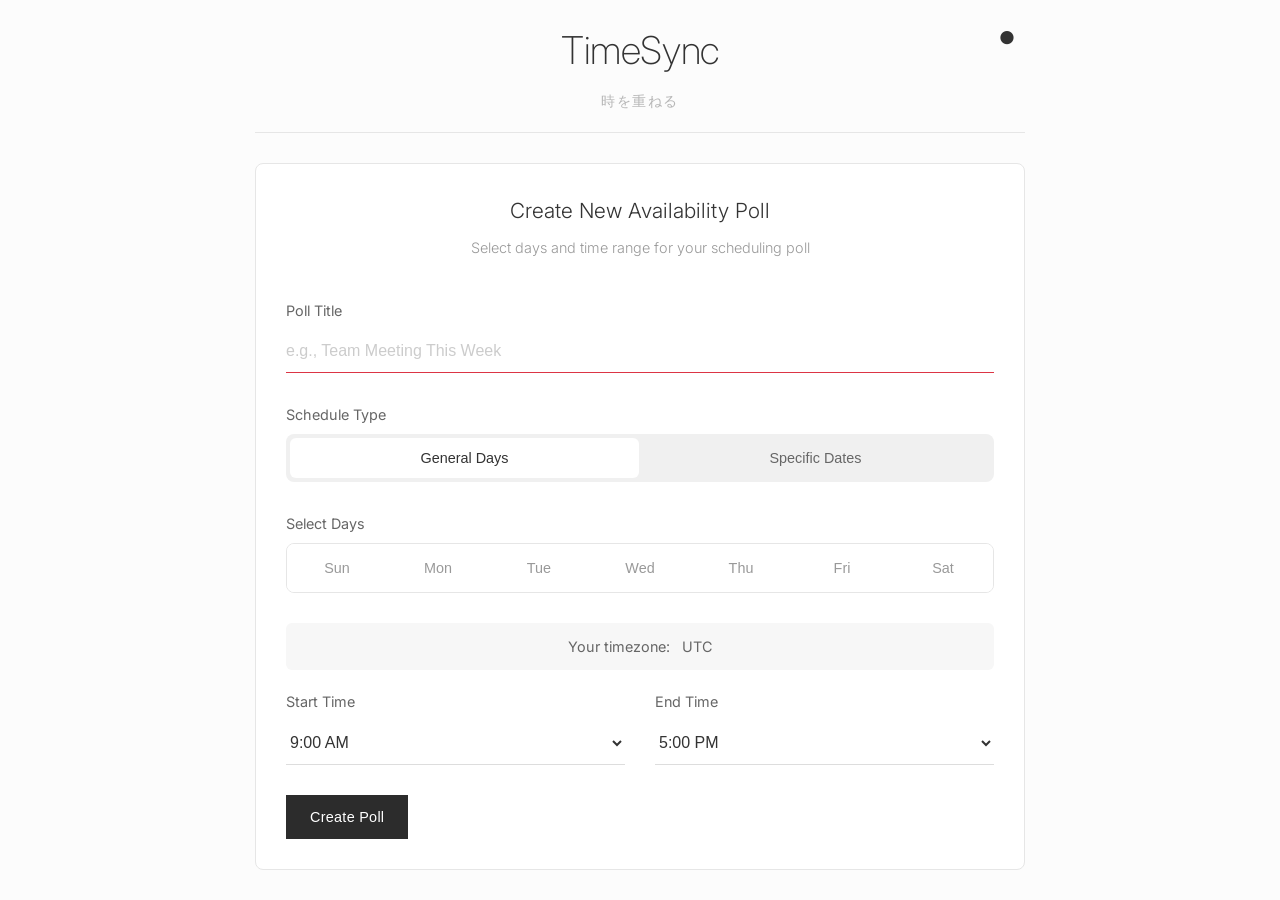
<file: index.html>
<!DOCTYPE html>
<html lang="en">
<head>
    <meta charset="UTF-8">
    <meta name="viewport" content="width=device-width, initial-scale=1.0">
    <title>TimeSync - Create a new Poll</title>
    <link rel="icon" type="image/svg+xml" href="favicon.svg">
    <link rel="stylesheet" href="styles.css">
    <link href="https://fonts.googleapis.com/css2?family=Inter:wght@300;400;500;600;700&display=swap" rel="stylesheet">
</head>
<body>
    <div class="container">
        <header class="header">
            <div class="header-top">
                <div class="theme-toggle" id="themeToggle">
                    <span class="theme-icon">●</span>
                </div>
            </div>
            <h1 class="title">TimeSync</h1>
            <p class="subtitle">時を重ねる</p>
        </header>

        <div class="main-content">
            <!-- Poll Creation Section -->
            <div class="poll-creator" id="pollCreator">
                <div class="section-header">
                    <h2>Create New Availability Poll</h2>
                    <p>Select days and time range for your scheduling poll</p>
                </div>

                <div class="form-group">
                    <label for="pollTitle">Poll Title</label>
                    <input type="text" id="pollTitle" placeholder="e.g., Team Meeting This Week" maxlength="100" required aria-describedby="pollTitleHelp" />
                    <div id="pollTitleHelp" class="sr-only">Enter a descriptive title for your scheduling poll</div>
                </div>

                <div class="form-group">
                    <label>Schedule Type</label>
                    <div class="schedule-type-selector">
                        <button class="type-btn active" id="generalDaysBtn">General Days</button>
                        <button class="type-btn" id="specificDatesBtn">Specific Dates</button>
                    </div>
                </div>

                <div class="form-group" id="generalDaysGroup">
                    <label>Select Days</label>
                    <div class="days-selector" role="group" aria-label="Select days of the week">
                        <button class="day-btn" data-day="0" type="button" aria-pressed="false">Sun</button>
                        <button class="day-btn" data-day="1" type="button" aria-pressed="false">Mon</button>
                        <button class="day-btn" data-day="2" type="button" aria-pressed="false">Tue</button>
                        <button class="day-btn" data-day="3" type="button" aria-pressed="false">Wed</button>
                        <button class="day-btn" data-day="4" type="button" aria-pressed="false">Thu</button>
                        <button class="day-btn" data-day="5" type="button" aria-pressed="false">Fri</button>
                        <button class="day-btn" data-day="6" type="button" aria-pressed="false">Sat</button>
                    </div>
                </div>

                <div class="form-group" id="specificDatesGroup" style="display: none;">
                    <label>Select Date Range (Max 7 days)</label>
                    <div class="date-range-group">
                        <div class="date-input-group">
                            <label for="startDate">Start Date</label>
                            <input type="date" id="startDate" />
                        </div>
                        <div class="date-input-group">
                            <label for="endDate">End Date</label>
                            <input type="date" id="endDate" />
                        </div>
                        <button class="today-btn" id="todayBtn" type="button">Today</button>
                    </div>
                    <div class="selected-dates" id="selectedDates"></div>
                </div>

                <div class="creator-timezone">
                    <span class="timezone-label">Your timezone:</span>
                    <span id="creatorTimezone"></span>
                </div>

                <div class="time-range-group">
                    <div class="form-group">
                        <label for="startTime">Start Time</label>
                        <select id="startTime"></select>
                    </div>
                    <div class="form-group">
                        <label for="endTime">End Time</label>
                        <select id="endTime"></select>
                    </div>
                </div>

                <button class="create-poll-btn" id="createPollBtn">Create Poll</button>
            </div>
        </div>
    </div>



    <script src="script.js"></script>
</body>
</html>
</file>
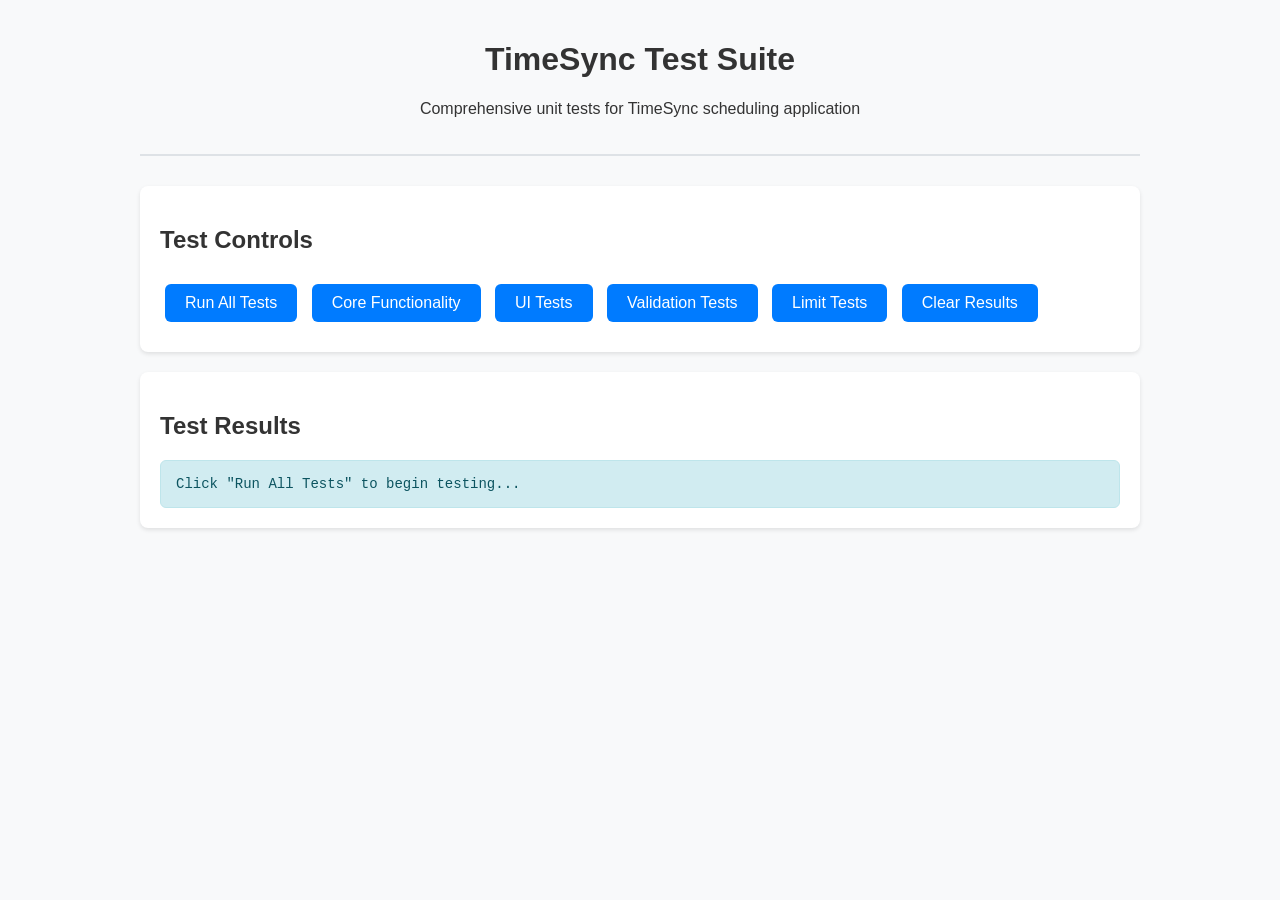
<file: tests/index.html>
<!DOCTYPE html>
<html lang="en">
<head>
    <meta charset="UTF-8">
    <meta name="viewport" content="width=device-width, initial-scale=1.0">
    <title>TimeSync - Test Suite</title>
    <style>
        body {
            font-family: 'Inter', -apple-system, BlinkMacSystemFont, sans-serif;
            margin: 0;
            padding: 20px;
            background: #f8f9fa;
            color: #333;
        }
        .container {
            max-width: 1000px;
            margin: 0 auto;
        }
        .header {
            text-align: center;
            margin-bottom: 30px;
            padding-bottom: 20px;
            border-bottom: 2px solid #dee2e6;
        }
        .test-section {
            background: white;
            border-radius: 8px;
            padding: 20px;
            margin-bottom: 20px;
            box-shadow: 0 2px 4px rgba(0,0,0,0.1);
        }
        .test-results {
            margin-top: 20px;
            padding: 15px;
            border-radius: 6px;
            font-family: 'Courier New', monospace;
            font-size: 14px;
        }
        .test-pass { background: #d4edda; color: #155724; border: 1px solid #c3e6cb; }
        .test-fail { background: #f8d7da; color: #721c24; border: 1px solid #f5c6cb; }
        .test-info { background: #d1ecf1; color: #0c5460; border: 1px solid #bee5eb; }
        .run-btn {
            background: #007bff;
            color: white;
            border: none;
            padding: 10px 20px;
            border-radius: 6px;
            cursor: pointer;
            font-size: 16px;
            margin: 10px 5px;
        }
        .run-btn:hover { background: #0056b3; }
        .run-btn:disabled { background: #6c757d; cursor: not-allowed; }
        .stats {
            display: flex;
            gap: 20px;
            margin: 20px 0;
            justify-content: center;
        }
        .stat {
            text-align: center;
            padding: 10px;
            border-radius: 6px;
            min-width: 80px;
        }
        .stat-pass { background: #d4edda; color: #155724; }
        .stat-fail { background: #f8d7da; color: #721c24; }
        .stat-total { background: #e2e3e5; color: #383d41; }
    </style>
</head>
<body>
    <div class="container">
        <div class="header">
            <h1>TimeSync Test Suite</h1>
            <p>Comprehensive unit tests for TimeSync scheduling application</p>
        </div>

        <div class="test-section">
            <h2>Test Controls</h2>
            <button class="run-btn" onclick="runAllTests()">Run All Tests</button>
            <button class="run-btn" onclick="runCoreTests()">Core Functionality</button>
            <button class="run-btn" onclick="runUITests()">UI Tests</button>
            <button class="run-btn" onclick="runValidationTests()">Validation Tests</button>
            <button class="run-btn" onclick="runLimitTests()">Limit Tests</button>
            <button class="run-btn" onclick="clearResults()">Clear Results</button>
        </div>

        <div class="stats" id="testStats" style="display: none;">
            <div class="stat stat-total">
                <div class="stat-number" id="totalTests">0</div>
                <div>Total</div>
            </div>
            <div class="stat stat-pass">
                <div class="stat-number" id="passedTests">0</div>
                <div>Passed</div>
            </div>
            <div class="stat stat-fail">
                <div class="stat-number" id="failedTests">0</div>
                <div>Failed</div>
            </div>
        </div>

        <div class="test-section">
            <h2>Test Results</h2>
            <div id="testResults" class="test-results test-info">
                Click "Run All Tests" to begin testing...
            </div>
        </div>
    </div>

    <!-- Load the main TimeSync class for testing -->
    <script src="../script.js"></script>
    
    <!-- Load test suites -->
    <script src="core-tests.js"></script>
    <script src="ui-tests.js"></script>
    <script src="validation-tests.js"></script>
    <script src="limit-tests.js"></script>
    <script src="test-runner.js"></script>
</body>
</html>
</file>
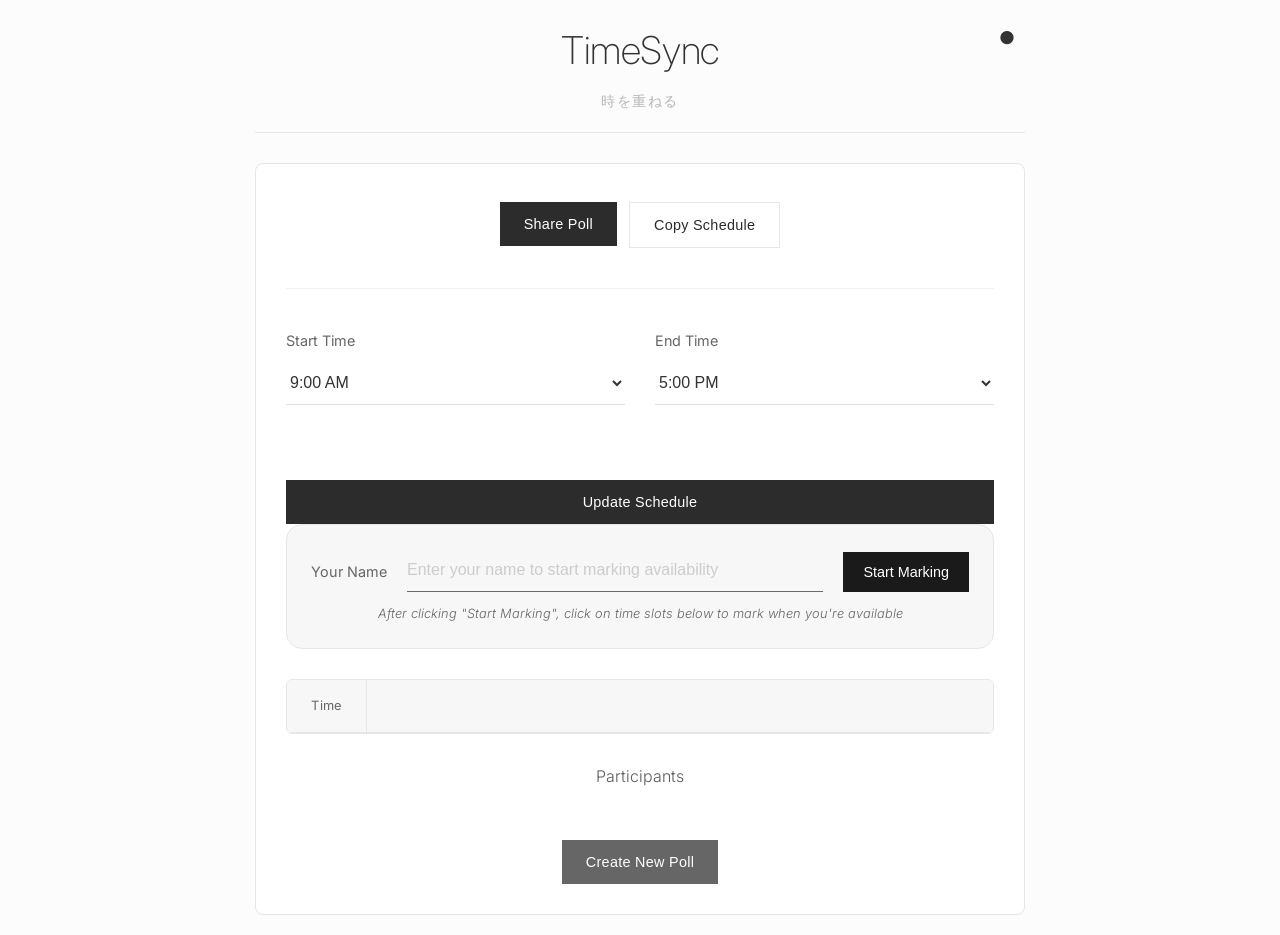
<file: poll.html>
<!DOCTYPE html>
<html lang="en">
<head>
    <meta charset="UTF-8">
    <meta name="viewport" content="width=device-width, initial-scale=1.0">
    <title>TimeSync - Poll</title>
    <link rel="icon" type="image/svg+xml" href="favicon.svg">
    <link rel="stylesheet" href="styles.css">
    <link href="https://fonts.googleapis.com/css2?family=Inter:wght@300;400;500;600;700&display=swap" rel="stylesheet">
</head>
<body>
    <div class="container">
        <header class="header">
            <div class="header-top">
                <div class="theme-toggle" id="themeToggle">
                    <span class="theme-icon">●</span>
                </div>
            </div>
            <h1 class="title">TimeSync</h1>
            <p class="subtitle">時を重ねる</p>
        </header>

        <div class="main-content">
            <!-- Poll Display Section -->
            <div class="poll-display" id="pollDisplay">
                <div class="section-header">
                    <h2 id="pollTitleDisplay"></h2>
                    <div class="action-buttons">
                        <div class="share-dropdown">
                            <button class="action-btn" id="shareBtn">Share Poll</button>
                            <div class="share-menu" id="shareMenu">
                                <button class="share-option" id="copyUrlBtn">
                                    <span class="share-icon">⧉</span>
                                    Copy Link
                                </button>
                                <button class="share-option" id="showQRBtn">
                                    <span class="share-icon">⊞</span>
                                    QR Code
                                </button>
                                <button class="share-option" id="shareTextBtn">
                                    <span class="share-icon">⊡</span>
                                    Copy Message
                                </button>
                                <button class="share-option" id="exportIcsBtn">
                                    <span class="share-icon">⊟</span>
                                    Export Calendar
                                </button>
                            </div>
                        </div>
                        <button class="action-btn secondary" id="copyCalendarBtn">Copy Schedule</button>
                    </div>
                </div>
                <div class="timezone-info">
                    <span id="currentTimezone"></span>
                </div>

                <div class="time-range-group">
                    <div class="form-group">
                        <label for="startTime">Start Time</label>
                        <select id="startTime"></select>
                    </div>
                    <div class="form-group">
                        <label for="endTime">End Time</label>
                        <select id="endTime"></select>
                    </div>
                    <button class="update-time-btn" id="updateTimeBtn">Update Schedule</button>
                </div>

                <div class="user-input-section">
                    <div class="form-group">
                        <label for="userName">Your Name</label>
                        <input type="text" id="userName" placeholder="Enter your name to start marking availability" maxlength="50" required aria-describedby="userNameHelp" />
                        <div id="userNameHelp" class="sr-only">Enter your name to start marking your availability on the schedule</div>
                        <button id="addUserBtn" type="button">Start Marking</button>
                    </div>
                    <p class="instruction-text">After clicking "Start Marking", click on time slots below to mark when you're available</p>
                </div>

                <div class="availability-grid-container">
                    <div class="grid-header">
                        <div class="time-column-header">Time</div>
                        <div class="days-header" id="daysHeader"></div>
                    </div>
                    <div class="availability-grid" id="availabilityGrid" role="grid" aria-label="Availability schedule - click and drag to mark your availability"></div>
                </div>

                <div class="suggestions-section" id="suggestionsSection" style="display: none;">
                    <h3>Suggested Times</h3>
                    <div class="suggestions-list" id="suggestionsList"></div>
                </div>

                <div class="participants-section">
                    <h3>Participants</h3>
                    <div class="participants-list" id="participantsList"></div>
                </div>

                <button class="new-poll-btn" id="newPollBtn">Create New Poll</button>
            </div>
        </div>
    </div>



    <script src="script.js"></script>
</body>
</html>
</file>
<file: styles.css>
:root {
    /* Light theme - Japanese minimalist */
    --bg-primary: #fcfcfc;
    --bg-secondary: #ffffff;
    --bg-tertiary: #f7f7f7;
    --bg-quaternary: #f0f0f0;
    --text-primary: #333333;
    --text-secondary: #666666;
    --text-tertiary: #999999;
    --text-quaternary: #cccccc;
    --border-primary: #e6e6e6;
    --border-secondary: #dddddd;
    --border-tertiary: #f0f0f0;
    --accent-primary: #2c2c2c;
    --accent-secondary: #555555;
    --shadow-light: rgba(0, 0, 0, 0.03);
    --shadow-medium: rgba(0, 0, 0, 0.05);
    --shadow-heavy: rgba(0, 0, 0, 0.08);
    --hover-bg: #f5f5f5;
    --hover-border: #cccccc;
    --chip-bg: #f0f0f0;
    --chip-text: #555555;
    --chip-border: #dddddd;
}

/* Auto dark mode based on system preference */
@media (prefers-color-scheme: dark) {
    :root:not([data-theme="light"]) {
        /* Dark theme - Japanese minimalist */
        --bg-primary: #1a1a1a;
        --bg-secondary: #222222;
        --bg-tertiary: #2a2a2a;
        --bg-quaternary: #333333;
        --text-primary: #eeeeee;
        --text-secondary: #cccccc;
        --text-tertiary: #999999;
        --text-quaternary: #666666;
        --border-primary: #333333;
        --border-secondary: #444444;
        --border-tertiary: #2a2a2a;
        --accent-primary: #eeeeee;
        --accent-secondary: #cccccc;
        --shadow-light: rgba(0, 0, 0, 0.1);
        --shadow-medium: rgba(0, 0, 0, 0.15);
        --shadow-heavy: rgba(0, 0, 0, 0.2);
        --hover-bg: #2a2a2a;
        --hover-border: #555555;
        --chip-bg: #333333;
        --chip-text: #cccccc;
        --chip-border: #444444;
    }
}

[data-theme="dark"] {
    /* Dark theme - Japanese minimalist */
    --bg-primary: #1a1a1a;
    --bg-secondary: #222222;
    --bg-tertiary: #2a2a2a;
    --bg-quaternary: #333333;
    --text-primary: #eeeeee;
    --text-secondary: #cccccc;
    --text-tertiary: #999999;
    --text-quaternary: #666666;
    --border-primary: #333333;
    --border-secondary: #444444;
    --border-tertiary: #2a2a2a;
    --accent-primary: #eeeeee;
    --accent-secondary: #cccccc;
    --shadow-light: rgba(0, 0, 0, 0.2);
    --shadow-medium: rgba(0, 0, 0, 0.3);
    --shadow-heavy: rgba(0, 0, 0, 0.4);
    --hover-bg: #2a2a2a;
    --hover-border: #555555;
    --chip-bg: #333333;
    --chip-text: #cccccc;
    --chip-border: #444444;
}

* {
    margin: 0;
    padding: 0;
    box-sizing: border-box;
}

body {
    font-family: 'Inter', -apple-system, BlinkMacSystemFont, 'Segoe UI', 'Hiragino Sans', 'Yu Gothic', sans-serif;
    background: var(--bg-primary);
    min-height: 100vh;
    color: var(--text-primary);
    line-height: 1.6;
    font-weight: 400;

}

.container {
    max-width: 800px;
    margin: 0 auto;
    padding: 20px 15px;
}

.header {
    text-align: center;
    margin-bottom: 30px;
    border-bottom: 1px solid var(--border-primary);
    padding-bottom: 20px;
    position: relative;
}

.header-top {
    position: absolute;
    top: 0;
    right: 0;
    display: flex;
    align-items: center;
}

.theme-toggle {
    width: 36px;
    height: 36px;
    border-radius: 50%;
    background: transparent;
    border: none;
    display: flex;
    align-items: center;
    justify-content: center;
    cursor: pointer;
}

.theme-toggle:hover {
    background: var(--hover-bg);
}

.theme-icon {
    font-size: 1.1rem;
    color: var(--text-primary);
    font-weight: 300;
}

.title {
    font-size: 2.4rem;
    font-weight: 200;
    margin-bottom: 8px;
    color: var(--text-primary);
    letter-spacing: -0.01em;

}

.subtitle {
    font-size: 0.9rem;
    font-weight: 300;
    color: var(--text-tertiary);
    letter-spacing: 0.1em;

    opacity: 0.7;
}

.main-content {
    background: var(--bg-secondary);
    border: 1px solid var(--border-primary);
    border-radius: 8px;


}

.poll-creator, .poll-display {
    padding: 30px;
}

.section-header {
    margin-bottom: 40px;
    text-align: center;
}

.section-header h2 {
    font-size: 1.3rem;
    font-weight: 300;
    margin-bottom: 8px;
    color: var(--text-primary);
    letter-spacing: 0;

}

.section-header p {
    color: var(--text-tertiary);
    font-size: 0.9rem;
    font-weight: 300;

}

.form-group {
    margin-bottom: 30px;
}

.form-group label {
    display: block;
    margin-bottom: 8px;
    font-weight: 400;
    color: var(--text-secondary);
    font-size: 0.9rem;

}

.form-group input, .form-group select {
    width: 100%;
    padding: 12px 0;
    border: none;
    border-bottom: 1px solid var(--border-secondary);
    font-size: 1rem;
    font-weight: 300;
    background: transparent;
    color: var(--text-primary);

}

.form-group input:focus, .form-group select:focus {
    outline: none;
    border-bottom-color: var(--accent-primary);

}

.form-group input:invalid {
    border-bottom-color: #dc3545;
}



.form-group input::placeholder {
    color: var(--text-quaternary);
    font-weight: 300;
}

.schedule-type-selector {
    display: flex;
    gap: 2px;
    background: var(--bg-quaternary);
    border-radius: 8px;
    padding: 4px;

}

.type-btn {
    flex: 1;
    padding: 12px 16px;
    border: none;
    background: transparent;
    cursor: pointer;
    font-weight: 400;
    font-size: 0.9rem;

    border-radius: 6px;
    color: var(--text-secondary);
}

.type-btn.active {
    background: var(--bg-secondary);
    color: var(--text-primary);
    font-weight: 500;

}

.type-btn:hover:not(.active) {
    background: var(--hover-bg);
}

.days-selector {
    display: grid;
    grid-template-columns: repeat(7, 1fr);
    gap: 1px;
    border: 1px solid var(--border-primary);
    border-radius: 8px;
    overflow: hidden;
}



.date-input-group {
    display: flex;
    flex-direction: column;
}

.date-input-group label {
    font-size: 0.85rem;
    margin-bottom: 6px;
    color: #495057;
}

.date-input-group input[type="date"] {
    padding: 10px 12px;
    border: 1px solid var(--border-secondary);
    border-radius: 6px;
    font-size: 0.9rem;
    background: var(--bg-secondary);
    color: var(--text-primary);

}

.date-input-group input[type="date"]:focus {
    outline: none;
    border-color: var(--accent-primary);

}

.date-input-group input[type="date"]:invalid {
    border-color: #dc3545;
}

[data-theme="dark"] .date-input-group input[type="date"] {
    color-scheme: dark;
}

.selected-dates {
    display: flex;
    flex-wrap: wrap;
    gap: 8px;
    margin-top: 10px;
}

.selected-date-chip {
    background: var(--chip-bg);
    color: var(--chip-text);
    padding: 6px 12px;
    border-radius: 16px;
    font-size: 0.8rem;
    font-weight: 500;
    border: 1px solid var(--chip-border);

}

.day-btn {
    padding: 16px 8px;
    border: none;
    background: var(--bg-secondary);
    cursor: pointer;
    font-weight: 300;
    font-size: 0.9rem;

    color: var(--text-tertiary);
}

.day-btn:hover {
    background: var(--hover-bg);
}

.day-btn:focus {
    outline: 2px solid var(--accent-primary);
    outline-offset: 2px;
}

.day-btn.selected {
    background: var(--accent-primary);
    color: var(--bg-secondary);
    font-weight: 500;
}

.time-range-group {
    display: grid;
    grid-template-columns: 1fr 1fr;
    gap: 30px;
}

.creator-timezone {
    text-align: center;
    margin: 20px 0;
    padding: 12px;
    background: var(--bg-tertiary);
    border-radius: 6px;
    font-size: 0.9rem;
    color: var(--text-secondary);
}

.timezone-label {
    font-weight: 400;
    margin-right: 8px;
}

.today-btn {
    background: var(--bg-tertiary);
    color: var(--text-primary);
    border: 1px solid var(--border-primary);
    padding: 8px 16px;
    font-size: 0.85rem;
    cursor: pointer;
    border-radius: 4px;
    align-self: end;
    white-space: nowrap;
}

.today-btn:hover {
    background: var(--hover-bg);
}

.date-range-group {
    display: grid;
    grid-template-columns: 1fr 1fr auto;
    gap: 15px;
    align-items: end;
}

.create-poll-btn, .action-btn, .new-poll-btn, .update-time-btn {
    background: var(--accent-primary);
    color: var(--bg-secondary);
    border: none;
    padding: 14px 24px;
    font-size: 0.9rem;
    font-weight: 400;
    cursor: pointer;
    letter-spacing: 0.02em;
}

.create-poll-btn:hover, .action-btn:hover, .new-poll-btn:hover, .update-time-btn:hover {
    background: var(--accent-secondary);
}

.update-time-btn {
    grid-column: 1 / -1;
    margin-top: 15px;
}

.action-btn.secondary {
    background: var(--bg-secondary);
    color: var(--accent-primary);
    border: 1px solid var(--border-primary);
}

.action-btn.secondary:hover {
    background: var(--hover-bg);
}

.action-buttons {
    display: flex;
    gap: 12px;
    justify-content: center;
    margin-bottom: 20px;
}

/* Share Dropdown */
.share-dropdown {
    position: relative;
    display: inline-block;
}

.share-menu {
    display: none;
    position: absolute;
    top: 100%;
    left: 0;
    background: var(--bg-secondary);
    border: 1px solid var(--border-primary);
    border-radius: 6px;

    z-index: 1000;
    min-width: 180px;
    margin-top: 4px;
}

.share-menu.show {
    display: block;
}

.share-option {
    display: flex;
    align-items: center;
    gap: 8px;
    width: 100%;
    padding: 12px 16px;
    background: none;
    border: none;
    text-align: left;
    cursor: pointer;
    font-size: 0.9rem;
    color: var(--text-primary);
}

.share-option:hover {
    background: var(--hover-bg);
}

.share-option:first-child {
    border-radius: 6px 6px 0 0;
}

.share-option:last-child {
    border-radius: 0 0 6px 6px;
}

.share-icon {
    font-size: 1rem;
    width: 20px;
    text-align: center;
    color: var(--text-secondary);
    font-weight: 400;
}



/* Modal Styles */
.modal {
    position: fixed;
    top: 0;
    left: 0;
    width: 100%;
    height: 100%;
    background: rgba(0, 0, 0, 0.5);
    z-index: 2000;
    display: flex;
    align-items: center;
    justify-content: center;
    padding: 20px;
}

.modal-content {
    background: var(--bg-secondary);
    border-radius: 8px;
    max-width: 400px;
    width: 100%;
    max-height: 90vh;
    overflow-y: auto;
}

.modal-header {
    display: flex;
    justify-content: space-between;
    align-items: center;
    padding: 20px 24px 16px;
    border-bottom: 1px solid var(--border-primary);
}

.modal-header h3 {
    margin: 0;
    font-size: 1.1rem;
    font-weight: 400;
    color: var(--text-primary);
}

.modal-close {
    background: none;
    border: none;
    font-size: 1.5rem;
    cursor: pointer;
    color: var(--text-secondary);
    padding: 0;
    width: 24px;
    height: 24px;
    display: flex;
    align-items: center;
    justify-content: center;
}

.modal-close:hover {
    color: var(--text-primary);
}

.modal-body {
    padding: 24px;
}

.qr-container {
    display: flex;
    justify-content: center;
    margin-bottom: 16px;
    padding: 20px;
    background: white;
    border-radius: 6px;
    border: 1px solid var(--border-primary);
}

.qr-instructions {
    text-align: center;
    color: var(--text-secondary);
    font-size: 0.9rem;
    margin-bottom: 20px;
}

.qr-actions {
    display: flex;
    justify-content: center;
}

.timezone-info {
    text-align: center;
    padding: 20px 0;
    border-top: 1px solid #f0f0f0;
    margin-top: 20px;
}

.timezone-info span {
    font-weight: 300;
    color: #666;
    font-size: 0.85rem;
}

.user-input-section {
    background: var(--bg-tertiary);
    padding: 24px;
    margin-bottom: 30px;
    border: 1px solid var(--border-primary);
    border-radius: 16px;

}

.instruction-text {
    margin-top: 12px;
    font-size: 0.8rem;
    color: #666;
    font-weight: 300;
    text-align: center;
    font-style: italic;
}

.user-input-section .form-group {
    display: flex;
    gap: 20px;
    align-items: end;
    margin-bottom: 0;
}

.user-input-section input {
    flex: 1;
    border-bottom: 1px solid #ddd;
}

#addUserBtn {
    background: #1a1a1a;
    color: white;
    border: none;
    padding: 12px 20px;
    font-weight: 300;
    cursor: pointer;
    white-space: nowrap;
    font-size: 0.9rem;
}

#addUserBtn:hover {
    background: #333;
}

.availability-grid-container {
    border: 1px solid var(--border-primary);
    margin-bottom: 30px;
    border-radius: 6px;
    overflow: hidden;
    background: var(--bg-secondary);
}

.grid-header {
    display: grid;
    grid-template-columns: 80px 1fr;
    background: var(--bg-tertiary);
    color: var(--text-secondary);
    flex-shrink: 0;
    border-bottom: 1px solid var(--border-primary);
}

.time-column-header, .day-header {
    padding: 16px 12px;
    font-weight: 400;
    text-align: center;
    border-right: 1px solid var(--border-primary);
    font-size: 0.8rem;
    letter-spacing: 0.02em;
    color: var(--text-secondary);
}

.days-header {
    display: grid;
    grid-template-columns: repeat(auto-fit, minmax(80px, 1fr));
}

.availability-grid {
    max-height: 400px;
    overflow-y: auto;
    overflow-x: hidden;
}

.time-row {
    display: grid;
    grid-template-columns: 80px 1fr;
    border-bottom: 1px solid var(--border-tertiary);
    min-height: 36px;
}

.time-row:hover {
    background-color: var(--hover-bg);
}

.time-row:hover .time-label {
    background-color: var(--bg-quaternary);
}

.time-row:last-child {
    border-bottom: none;
}

.time-label {
    padding: 10px 8px;
    background: var(--bg-tertiary);
    border-right: 1px solid var(--border-primary);
    font-size: 0.75rem;
    font-weight: 300;
    display: flex;
    align-items: center;
    justify-content: center;
    color: var(--text-secondary);

}

.time-slots {
    display: grid;
    grid-template-columns: repeat(auto-fit, minmax(80px, 1fr));
}

.time-slot {
    height: 100%;
    min-height: 36px;
    border-right: 1px solid var(--border-tertiary);
    cursor: pointer;

    position: relative;
    background: var(--bg-secondary);
    user-select: none;
    -webkit-user-select: none;
    -moz-user-select: none;
    -ms-user-select: none;
}

.time-slot:last-child {
    border-right: none;
}

.time-slot:hover {
    background: var(--hover-bg) !important;
}



.time-slot-participants {
    position: absolute;
    bottom: 2px;
    left: 2px;
    right: 2px;
    font-size: 0.7rem;
    color: var(--text-secondary);
    display: flex;
    justify-content: center;
    align-items: center;
    gap: 2px;
}

.participant-icon {
    font-size: 0.8rem;
    line-height: 1;
    color: var(--text-secondary);
    opacity: 0.7;
}

.suggestions-section {
    margin-top: 30px;
    padding: 20px;
    background: var(--bg-tertiary);
    border: 1px solid var(--border-primary);
    border-radius: 6px;
    text-align: center;
}

.suggestions-section h3 {
    margin-bottom: 15px;
    color: #1a1a1a;
    font-weight: 400;
    font-size: 1rem;
}

.suggestions-list {
    display: flex;
    flex-direction: column;
    gap: 8px;
    align-items: center;
}

.suggestion-item {
    background: var(--bg-secondary);
    border: 1px solid var(--border-primary);
    border-radius: 4px;
    padding: 12px 16px;
    font-size: 0.9rem;
    color: var(--text-primary);
    font-weight: 400;
    max-width: 400px;
    width: 100%;
    display: flex;
    align-items: center;
    gap: 12px;
}

.suggestion-item:hover {
    background: var(--hover-bg);
}

.suggestion-rank {
    width: 24px;
    height: 24px;
    border-radius: 50%;
    background: var(--accent-primary);
    color: var(--bg-secondary);
    display: flex;
    align-items: center;
    justify-content: center;
    font-size: 0.75rem;
    font-weight: 500;
    flex-shrink: 0;
}

.suggestion-content {
    flex: 1;
}

.suggestion-time {
    font-weight: 400;
    margin-bottom: 4px;
}

.suggestion-users {
    font-size: 0.8rem;
    opacity: 0.7;
}

.suggestion-label {
    font-weight: 400;
    color: var(--text-primary);
    margin-bottom: 12px;
    font-size: 0.9rem;
    letter-spacing: 0.02em;
    text-align: center;
    opacity: 0.8;
}

.participants-section {
    margin-top: 30px;
    text-align: center;
}

.participants-section h3 {
    margin-bottom: 20px;
    color: var(--text-primary);
    font-weight: 300;
    font-size: 1rem;
    opacity: 0.8;
}

.participants-list {
    display: flex;
    flex-wrap: wrap;
    gap: 12px;
    justify-content: center;
}

.participant-tag {
    background: var(--bg-tertiary);
    color: var(--text-primary);
    border: 1px solid var(--border-primary);
    padding: 8px 16px;
    border-radius: 20px;
    font-size: 0.85rem;
    font-weight: 400;
    letter-spacing: 0.02em;
    display: flex;
    align-items: center;
    gap: 8px;

}

.participant-tag:hover {
    background: var(--bg-quaternary);


}

.participant-tag-icon {
    font-size: 1rem;
    opacity: 0.8;
}

.toast {
    position: fixed;
    top: 30px;
    right: 30px;
    background: var(--accent-primary);
    color: var(--bg-secondary);
    padding: 16px 20px;
    font-weight: 300;
    font-size: 0.9rem;
    border-radius: 8px;
    z-index: 1000;
    max-width: 300px;
    word-wrap: break-word;
    opacity: 0;
    visibility: hidden;
    transform: translateX(100%);
}

.toast.show {
    opacity: 1;
    visibility: visible;
    transform: translateX(0);
}

.toast.error {
    background: #dc3545;
}

.toast.success {
    background: #28a745;
}

.toast.warning {
    background: #ffc107;
    color: #212529;
}

.sr-only {
    position: absolute;
    width: 1px;
    height: 1px;
    padding: 0;
    margin: -1px;
    overflow: hidden;
    clip: rect(0, 0, 0, 0);
    white-space: nowrap;
    border: 0;
}

.new-poll-btn {
    margin-top: 30px;
    background: #666;
    display: block;
    margin-left: auto;
    margin-right: auto;
}

.new-poll-btn:hover {
    background: #1a1a1a;
}

@media (max-width: 768px) {
    .container {
        padding: 15px 10px;
    }
    
    .toast {
        top: 20px;
        right: 20px;
        left: 20px;

        max-width: none;
    }
    

    
    .title {
        font-size: 1.8rem;
    }
    
    .header {
        margin-bottom: 25px;
        padding-bottom: 20px;
    }
    
    .poll-creator, .poll-display {
        padding: 20px 15px;
    }
    
    .availability-grid {
        max-height: 300px;
    }
    
    .time-range-group, .date-range-group {
        grid-template-columns: 1fr;
        gap: 15px;
    }
    
    .schedule-type-selector {
        flex-direction: column;
        gap: 6px;
    }
    
    .days-selector {
        grid-template-columns: repeat(4, 1fr);
        gap: 1px;
    }
    
    .day-btn {
        padding: 10px 6px;
        font-size: 0.8rem;
    }
    
    .user-input-section {
        padding: 20px;
        margin-bottom: 25px;
    }
    
    .user-input-section .form-group {
        flex-direction: column;
        align-items: stretch;
        gap: 12px;
    }
    
    .grid-header {
        grid-template-columns: 70px 1fr;
    }
    
    .time-row {
        grid-template-columns: 70px 1fr;
    }
    
    .time-label {
        font-size: 0.7rem;
        padding: 6px 4px;
    }
    
    .time-column-header, .day-header {
        padding: 10px 6px;
        font-size: 0.75rem;
    }
    
    .days-header {
        grid-template-columns: repeat(auto-fit, minmax(70px, 1fr));
    }
    
    .time-slots {
        grid-template-columns: repeat(auto-fit, minmax(70px, 1fr));
    }
    
    .time-slot {
        min-height: 32px;
    }
    
    .action-buttons {
        flex-direction: column;
        align-items: center;
        gap: 10px;
    }
    
    .action-btn {
        width: 100%;
        max-width: 180px;
        padding: 12px 16px;
        font-size: 0.85rem;
    }
    
    .availability-grid-container {
        height: calc(100vh - 420px);
        min-height: 200px;
        max-height: 400px;
    }
    
    .time-row {
        min-height: 20px;
    }
    
    .time-slot {
        min-height: 20px;
    }
}

@media (max-width: 480px) {
    .days-selector {
        grid-template-columns: repeat(3, 1fr);
    }
    
    .time-slots {
        grid-template-columns: repeat(auto-fit, minmax(70px, 1fr));
    }
    
    .availability-grid-container {
        height: calc(100vh - 380px);
        min-height: 180px;
        max-height: 350px;
    }
    
    .time-row {
        min-height: 18px;
    }
    
    .time-slot {
        min-height: 18px;
    }
    
    .days-header {
        grid-template-columns: repeat(auto-fit, minmax(70px, 1fr));
    }
}
</file>
